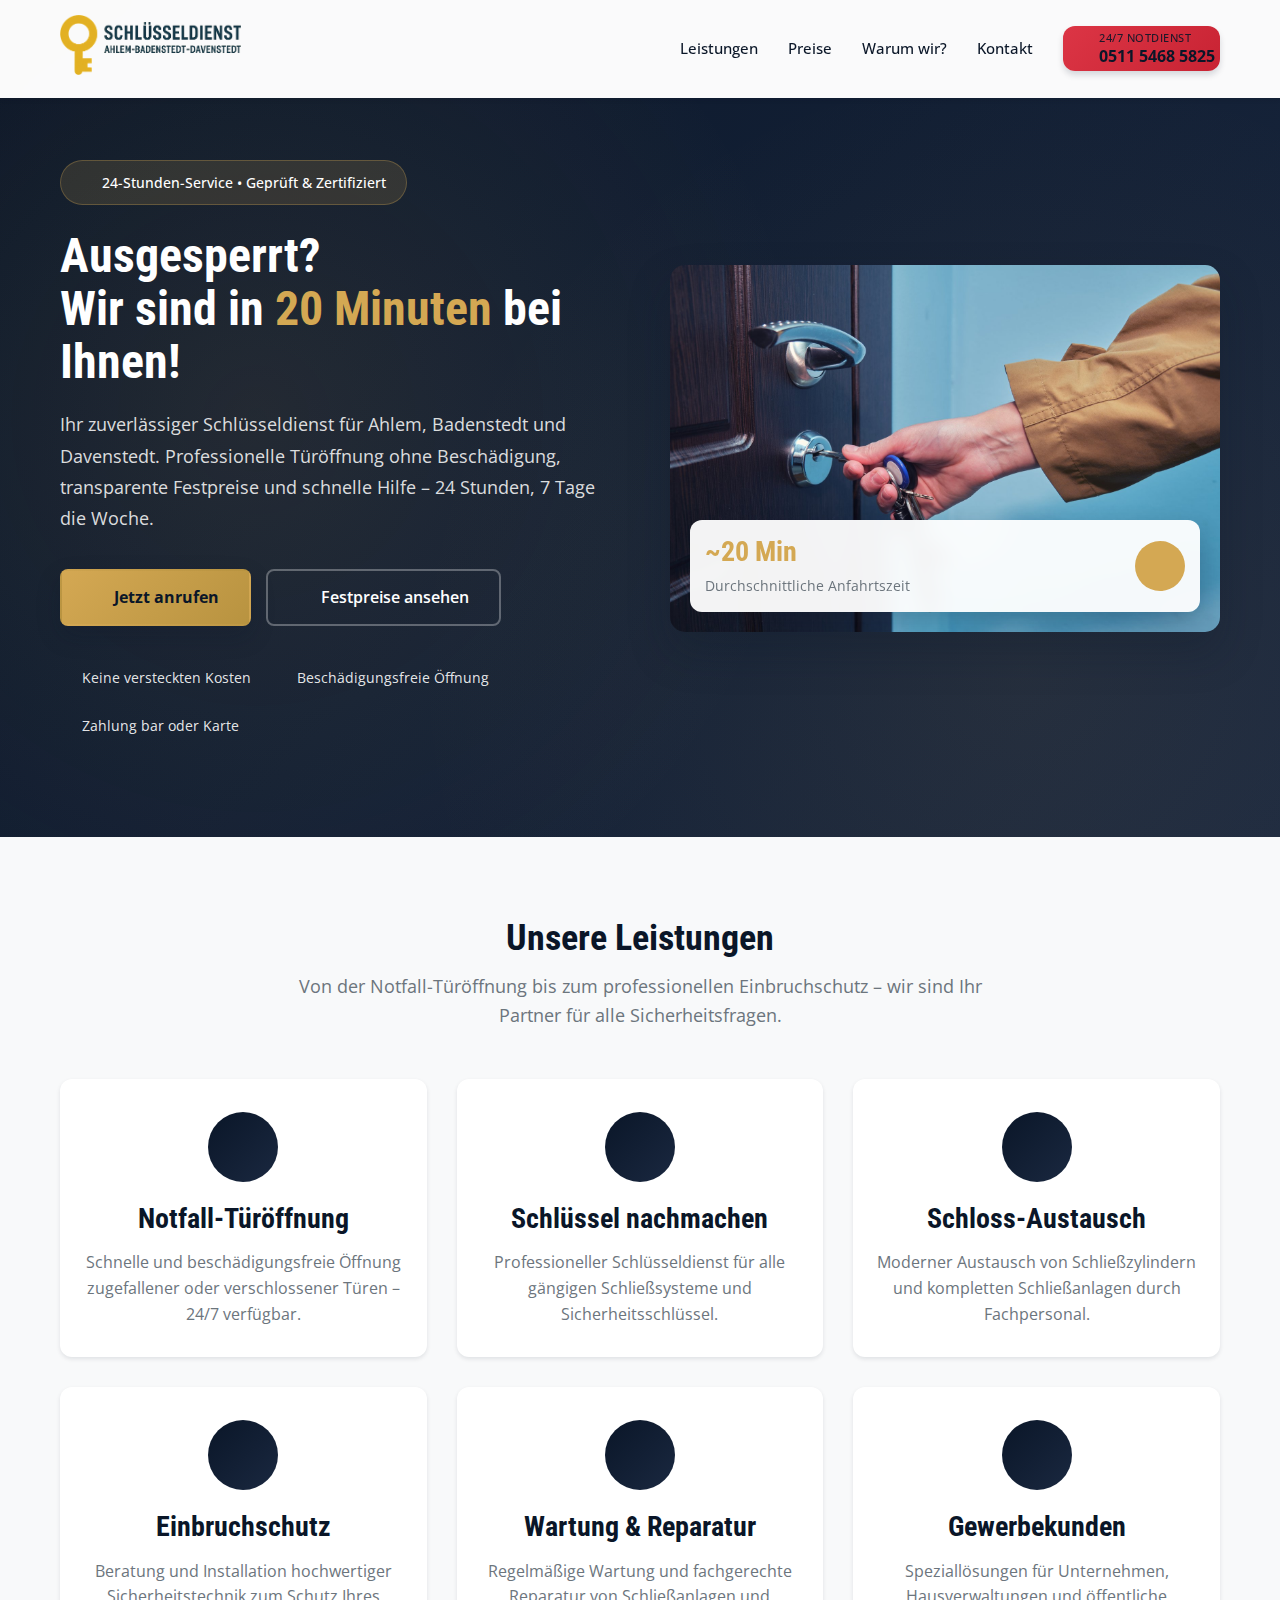
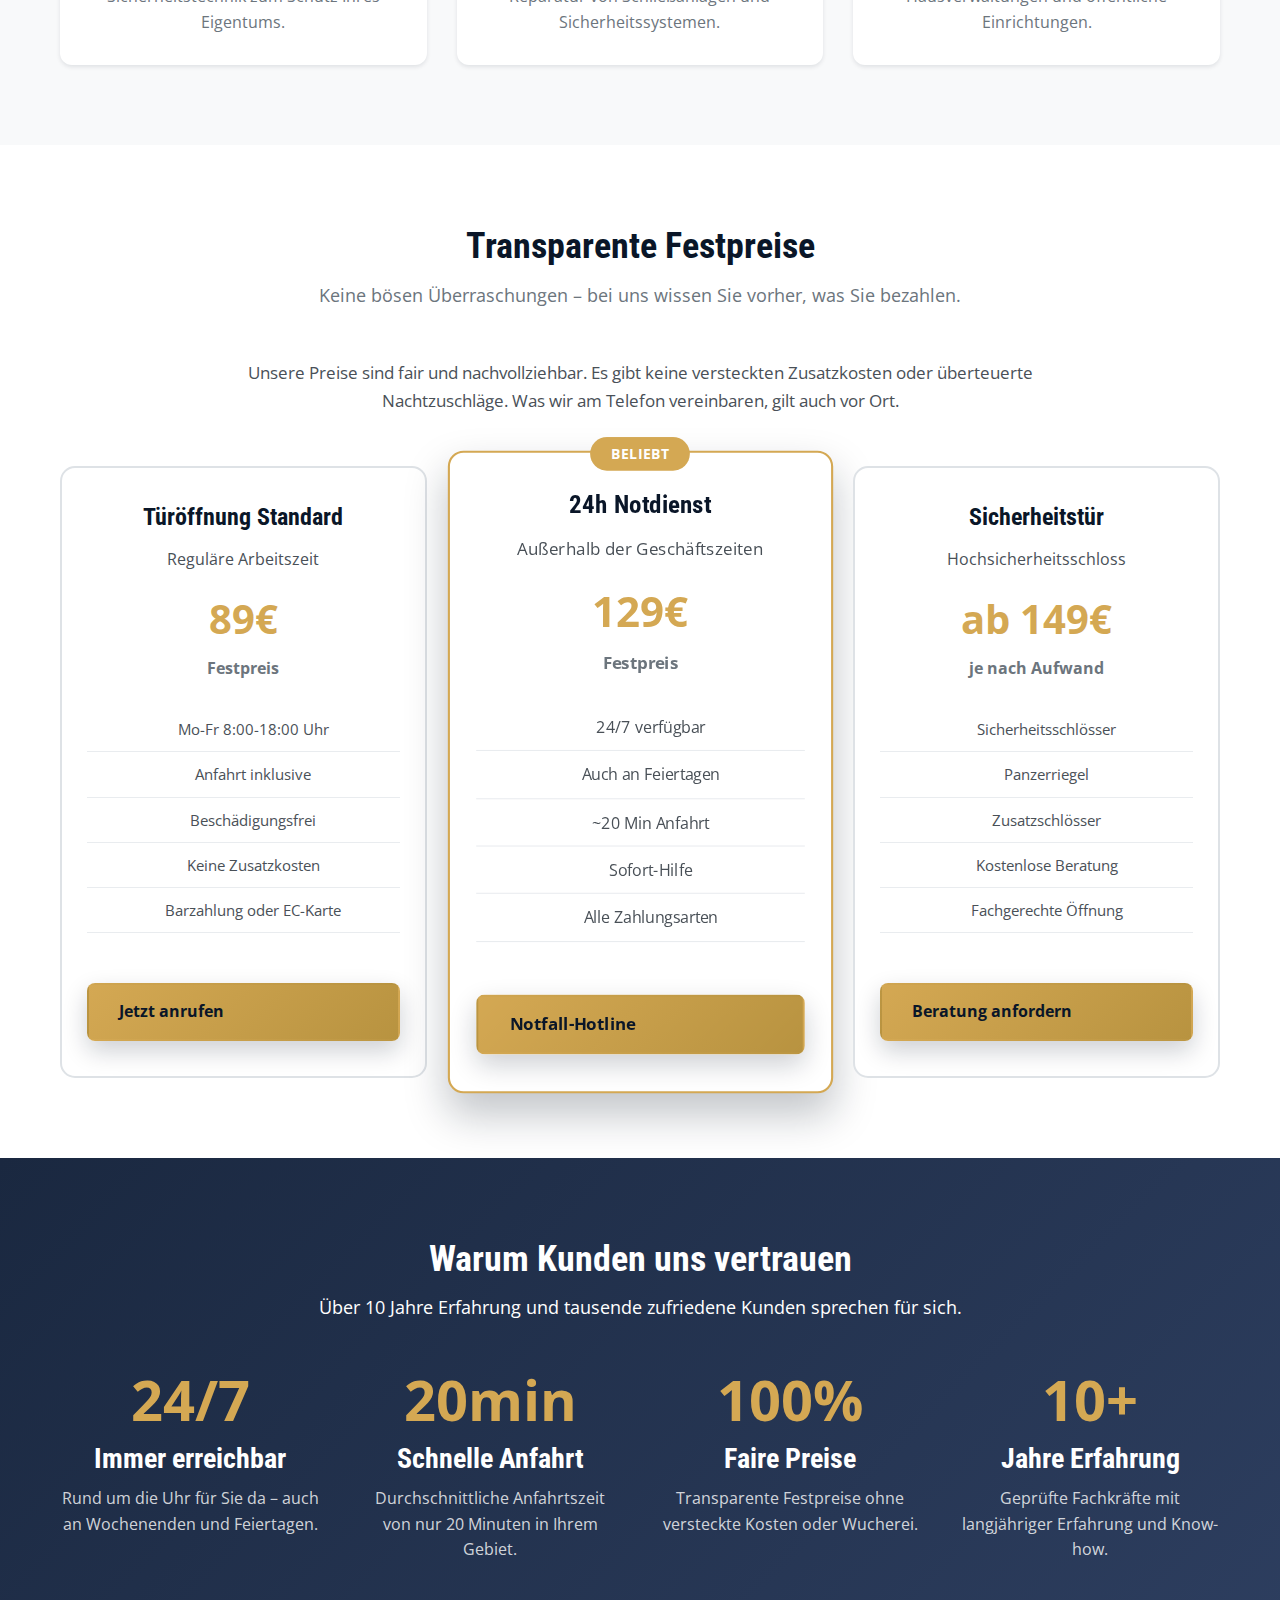
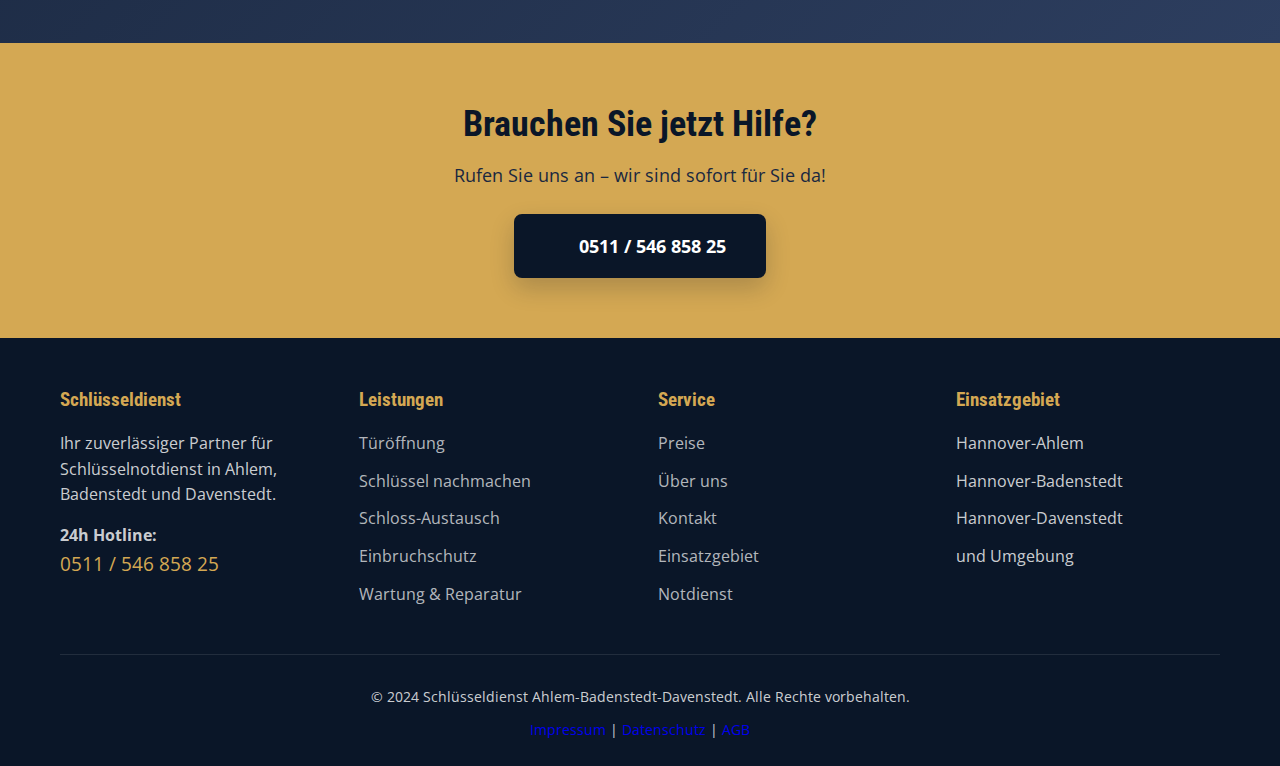
<file: index.html>
<!DOCTYPE html>
<html lang="de">
<head>
    <meta charset="UTF-8">
    <meta name="viewport" content="width=device-width, initial-scale=1.0">
    <meta name="description" content="Professioneller Schlüsseldienst in Ahlem, Badenstedt & Davenstedt. 24h Notdienst, faire Preise, schnelle Anfahrt. Jetzt anrufen!">
    <title>Schlüsseldienst Ahlem-Badenstedt-Davenstedt | 24h Notdienst & Faire Preise</title>
    <link rel="icon" type="image/png" href="./assets/images/logo_only.png">
    <link rel="shortcut icon" type="image/png" href="./assets/images/logo_only.png">
    <link rel="apple-touch-icon" href="./assets/images/logo_only.png">
    <meta property="og:image" content="https://dreaverr-digital-solutions.github.io/Schluesseldienst_Ahlem-Badenstedt-Davenstedt/assets/images/logo_only.png">
    <!-- Fonts -->
    <link href="./assets/css/fonts.css" rel="stylesheet">
    <link href="./assets/css/fontawesome.css" rel="stylesheet">

    <!-- Custom Styles -->
    <link href="./assets/css/custom_new.css" rel="stylesheet">
</head>
<body>

    <!-- Header -->
    <header class="main-header">
        <div class="container">
            <div class="header-container">
                <div class="logo">
                    <a href="/">
                        <img src="./assets/images/logo.png" alt="Schlüsseldienst Ahlem-Badenstedt-Davenstedt Logo">
                    </a>
                </div>

                <nav class="main-nav">
                    <ul>
                        <li><a href="#leistungen">Leistungen</a></li>
                        <li><a href="#preise">Preise</a></li>
                        <li><a href="#warum-wir">Warum wir?</a></li>
                        <li><a href="#kontakt">Kontakt</a></li>
                        <li><a href="tel:+4951154685825" class="btn-emergency" style="min-width: 135px; padding: 5px;">
                            <i class="fas fa-phone-volume"></i>
                            <span class="emergency-text">
                                <span class="emergency-label">24/7 Notdienst</span>
                                <span class="emergency-number">0511 5468 5825</span>
                            </span>
                        </a></li>
                    </ul>
                </nav>

                <button class="mobile-toggle" aria-label="Menü öffnen">
                    <i class="fas fa-bars"></i>
                </button>
            </div>
        </div>
    </header>

    <!-- Hero Section -->
    <section class="hero-section">
        <div class="hero-pattern"></div>
        <div class="container">
            <div class="hero-grid">
                <div class="hero-content">
                    <div class="hero-badge">
                        <i class="fas fa-shield-check"></i>
                        <span>24-Stunden-Service • Geprüft & Zertifiziert</span>
                    </div>

                    <h1 class="hero-title">
                        Ausgesperrt?<br>
                        Wir sind in <span class="highlight">20 Minuten</span> bei Ihnen!
                    </h1>

                    <p class="hero-description">
                        Ihr zuverlässiger Schlüsseldienst für Ahlem, Badenstedt und Davenstedt.
                        Professionelle Türöffnung ohne Beschädigung, transparente Festpreise
                        und schnelle Hilfe – 24 Stunden, 7 Tage die Woche.
                    </p>

                    <div class="hero-buttons">
                        <a href="tel:+4951154685825" class="btn-primary">
                            <i class="fas fa-phone-volume"></i>
                            Jetzt anrufen
                        </a>
                        <a href="#preise" class="btn-secondary">
                            <i class="fas fa-euro-sign"></i>
                            Festpreise ansehen
                        </a>
                    </div>

                    <div class="hero-features">
                        <div class="hero-feature">
                            <i class="fas fa-check-circle"></i>
                            <span>Keine versteckten Kosten</span>
                        </div>
                        <div class="hero-feature">
                            <i class="fas fa-check-circle"></i>
                            <span>Beschädigungsfreie Öffnung</span>
                        </div>
                        <div class="hero-feature">
                            <i class="fas fa-check-circle"></i>
                            <span>Zahlung bar oder Karte</span>
                        </div>
                    </div>
                </div>

                <div class="hero-image-wrapper">
                    <div class="hero-image">
                        <img src="./assets/images/hero-lock.jpg" alt="Professioneller Schlüsseldienst - Türöffnung">

                        <div class="hero-overlay-card">
                            <div class="overlay-text">
                                <h3>~20 Min</h3>
                                <p>Durchschnittliche Anfahrtszeit</p>
                            </div>
                            <div class="overlay-icon">
                                <i class="fas fa-bolt"></i>
                            </div>
                        </div>
                    </div>
                </div>
            </div>
        </div>
    </section>

    <!-- Services Section -->
    <section class="services-section" id="leistungen">
        <div class="container">
            <div class="section-header">
                <h2>Unsere Leistungen</h2>
                <p>Von der Notfall-Türöffnung bis zum professionellen Einbruchschutz –
                   wir sind Ihr Partner für alle Sicherheitsfragen.</p>
            </div>

            <div class="services-grid">
                <div class="service-card">
                    <div class="service-icon">
                        <i class="fas fa-door-open"></i>
                    </div>
                    <h3>Notfall-Türöffnung</h3>
                    <p>Schnelle und beschädigungsfreie Öffnung zugefallener oder verschlossener Türen – 24/7 verfügbar.</p>
                </div>

                <div class="service-card">
                    <div class="service-icon">
                        <i class="fas fa-key"></i>
                    </div>
                    <h3>Schlüssel nachmachen</h3>
                    <p>Professioneller Schlüsseldienst für alle gängigen Schließsysteme und Sicherheitsschlüssel.</p>
                </div>

                <div class="service-card">
                    <div class="service-icon">
                        <i class="fas fa-lock"></i>
                    </div>
                    <h3>Schloss-Austausch</h3>
                    <p>Moderner Austausch von Schließzylindern und kompletten Schließanlagen durch Fachpersonal.</p>
                </div>

                <div class="service-card">
                    <div class="service-icon">
                        <i class="fas fa-shield-alt"></i>
                    </div>
                    <h3>Einbruchschutz</h3>
                    <p>Beratung und Installation hochwertiger Sicherheitstechnik zum Schutz Ihres Eigentums.</p>
                </div>

                <div class="service-card">
                    <div class="service-icon">
                        <i class="fas fa-tools"></i>
                    </div>
                    <h3>Wartung & Reparatur</h3>
                    <p>Regelmäßige Wartung und fachgerechte Reparatur von Schließanlagen und Sicherheitssystemen.</p>
                </div>

                <div class="service-card">
                    <div class="service-icon">
                        <i class="fas fa-building"></i>
                    </div>
                    <h3>Gewerbekunden</h3>
                    <p>Speziallösungen für Unternehmen, Hausverwaltungen und öffentliche Einrichtungen.</p>
                </div>
            </div>
        </div>
    </section>

    <!-- Pricing Section -->
    <section class="pricing-section" id="preise">
        <div class="container">
            <div class="section-header">
                <h2>Transparente Festpreise</h2>
                <p>Keine bösen Überraschungen – bei uns wissen Sie vorher, was Sie bezahlen.</p>
            </div>

            <div class="pricing-intro">
                <p style="color: var(--gray-700); font-size: 1.05rem; line-height: 1.7;">
                    Unsere Preise sind fair und nachvollziehbar. Es gibt keine versteckten Zusatzkosten
                    oder überteuerte Nachtzuschläge. Was wir am Telefon vereinbaren, gilt auch vor Ort.
                </p>
            </div>

            <div class="pricing-grid">
                <!-- Standard Türöffnung -->
                <div class="pricing-card">
                    <div class="pricing-header">
                        <h3>Türöffnung Standard</h3>
                        <p>Reguläre Arbeitszeit</p>
                    </div>
                    <div class="pricing-price">
                        89€ <span>Festpreis</span>
                    </div>
                    <ul class="pricing-features">
                        <li><i class="fas fa-check"></i> Mo-Fr 8:00-18:00 Uhr</li>
                        <li><i class="fas fa-check"></i> Anfahrt inklusive</li>
                        <li><i class="fas fa-check"></i> Beschädigungsfrei</li>
                        <li><i class="fas fa-check"></i> Keine Zusatzkosten</li>
                        <li><i class="fas fa-check"></i> Barzahlung oder EC-Karte</li>
                    </ul>
                    <a href="tel:+4951154685825" class="btn-primary pricing-btn">Jetzt anrufen</a>
                </div>

                <!-- Notdienst -->
                <div class="pricing-card featured">
                    <div class="pricing-header">
                        <h3>24h Notdienst</h3>
                        <p>Außerhalb der Geschäftszeiten</p>
                    </div>
                    <div class="pricing-price">
                        129€ <span>Festpreis</span>
                    </div>
                    <ul class="pricing-features">
                        <li><i class="fas fa-check"></i> 24/7 verfügbar</li>
                        <li><i class="fas fa-check"></i> Auch an Feiertagen</li>
                        <li><i class="fas fa-check"></i> ~20 Min Anfahrt</li>
                        <li><i class="fas fa-check"></i> Sofort-Hilfe</li>
                        <li><i class="fas fa-check"></i> Alle Zahlungsarten</li>
                    </ul>
                    <a href="tel:+4951154685825" class="btn-primary pricing-btn">Notfall-Hotline</a>
                </div>

                <!-- Sicherheitstür -->
                <div class="pricing-card">
                    <div class="pricing-header">
                        <h3>Sicherheitstür</h3>
                        <p>Hochsicherheitsschloss</p>
                    </div>
                    <div class="pricing-price">
                        ab 149€ <span>je nach Aufwand</span>
                    </div>
                    <ul class="pricing-features">
                        <li><i class="fas fa-check"></i> Sicherheitsschlösser</li>
                        <li><i class="fas fa-check"></i> Panzerriegel</li>
                        <li><i class="fas fa-check"></i> Zusatzschlösser</li>
                        <li><i class="fas fa-check"></i> Kostenlose Beratung</li>
                        <li><i class="fas fa-check"></i> Fachgerechte Öffnung</li>
                    </ul>
                    <a href="tel:+4951154685825" class="btn-primary pricing-btn">Beratung anfordern</a>
                </div>
            </div>
        </div>
    </section>

    <!-- Why Choose Us Section -->
    <section class="why-section" id="warum-wir">
        <div class="container">
            <div class="section-header">
                <h2>Warum Kunden uns vertrauen</h2>
                <p>Über 10 Jahre Erfahrung und tausende zufriedene Kunden sprechen für sich.</p>
            </div>

            <div class="why-grid">
                <div class="why-item">
                    <div class="why-number">24/7</div>
                    <h3>Immer erreichbar</h3>
                    <p>Rund um die Uhr für Sie da – auch an Wochenenden und Feiertagen.</p>
                </div>

                <div class="why-item">
                    <div class="why-number">20min</div>
                    <h3>Schnelle Anfahrt</h3>
                    <p>Durchschnittliche Anfahrtszeit von nur 20 Minuten in Ihrem Gebiet.</p>
                </div>

                <div class="why-item">
                    <div class="why-number">100%</div>
                    <h3>Faire Preise</h3>
                    <p>Transparente Festpreise ohne versteckte Kosten oder Wucherei.</p>
                </div>

                <div class="why-item">
                    <div class="why-number">10+</div>
                    <h3>Jahre Erfahrung</h3>
                    <p>Geprüfte Fachkräfte mit langjähriger Erfahrung und Know-how.</p>
                </div>
            </div>
        </div>
    </section>

    <!-- CTA Section -->
    <section class="cta-section" id="kontakt">
        <div class="container">
            <h2>Brauchen Sie jetzt Hilfe?</h2>
            <p>Rufen Sie uns an – wir sind sofort für Sie da!</p>
            <a href="tel:+4951154685825" class="cta-button">
                <i class="fas fa-phone-volume"></i>
                0511 / 546 858 25
            </a>
        </div>
    </section>

    <!-- Footer -->
    <footer class="main-footer">
        <div class="container">
            <div class="footer-grid">
                <div class="footer-section">
                    <h4>Schlüsseldienst</h4>
                    <p>Ihr zuverlässiger Partner für Schlüsselnotdienst in Ahlem, Badenstedt und Davenstedt.</p>
                    <p style="margin-top: 15px;">
                        <strong>24h Hotline:</strong><br>
                        <a href="tel:+4951154685825" style="color: var(--gold-primary); font-size: 1.2rem;">
                            0511 / 546 858 25
                        </a>
                    </p>
                </div>

                <div class="footer-section">
                    <h4>Leistungen</h4>
                    <ul>
                        <li><a href="#leistungen">Türöffnung</a></li>
                        <li><a href="#leistungen">Schlüssel nachmachen</a></li>
                        <li><a href="#leistungen">Schloss-Austausch</a></li>
                        <li><a href="#leistungen">Einbruchschutz</a></li>
                        <li><a href="#leistungen">Wartung & Reparatur</a></li>
                    </ul>
                </div>

                <div class="footer-section">
                    <h4>Service</h4>
                    <ul>
                        <li><a href="#preise">Preise</a></li>
                        <li><a href="#warum-wir">Über uns</a></li>
                        <li><a href="#kontakt">Kontakt</a></li>
                        <li><a href="#">Einsatzgebiet</a></li>
                        <li><a href="#">Notdienst</a></li>
                    </ul>
                </div>

                <div class="footer-section">
                    <h4>Einsatzgebiet</h4>
                    <ul>
                        <li>Hannover-Ahlem</li>
                        <li>Hannover-Badenstedt</li>
                        <li>Hannover-Davenstedt</li>
                        <li>und Umgebung</li>
                    </ul>
                </div>
            </div>

            <div class="footer-bottom">
                <p>&copy; 2024 Schlüsseldienst Ahlem-Badenstedt-Davenstedt. Alle Rechte vorbehalten.</p>
                <p style="margin-top: 10px;">
                    <a href="#">Impressum</a> |
                    <a href="#">Datenschutz</a> |
                    <a href="#">AGB</a>
                </p>
            </div>
        </div>
    </footer>

    <!-- Custom JavaScript -->
    <script src="./assets/js/custom.js"></script>

</body>
</html>
</file>
<file: assets/css/fonts.css>
/* Google Fonts - Roboto Condensed and Open Sans */
@import url('https://fonts.googleapis.com/css2?family=Roboto+Condensed:wght@300;400;500;600;700&family=Open+Sans:wght@300;400;500;600;700&display=swap');
</file>
<file: assets/css/custom_new.css>
/* Custom Redesign - Schlüsseldienst Ahlem-Badenstedt-Davenstedt */
/* Professional Dark Navy & Gold Theme */

:root {
    /* New Color Palette */
    --navy-dark: #0a1628;
    --navy-medium: #1a2840;
    --navy-light: #2d3e5f;
    --gold-primary: #d4a853;
    --gold-light: #e5c478;
    --gold-dark: #b89340;
    --white: #ffffff;
    --gray-100: #f8f9fa;
    --gray-200: #e9ecef;
    --gray-300: #dee2e6;
    --gray-400: #ced4da;
    --gray-600: #6c757d;
    --gray-700: #495057;
    --gray-800: #343a40;
    --red-accent: #dc3545;
    --green-accent: #28a745;

    /* Typography */
    --font-heading: 'Roboto Condensed', sans-serif;
    --font-body: 'Open Sans', sans-serif;

    /* Spacing */
    --section-padding: 80px;
    --container-max: 1200px;

    /* Shadows */
    --shadow-sm: 0 2px 4px rgba(10, 22, 40, 0.1);
    --shadow-md: 0 4px 6px rgba(10, 22, 40, 0.15);
    --shadow-lg: 0 10px 25px rgba(10, 22, 40, 0.2);
    --shadow-xl: 0 20px 40px rgba(10, 22, 40, 0.25);
}

/* Reset and Base Styles */
* {
    margin: 0;
    padding: 0;
    box-sizing: border-box;
}

body {
    font-family: var(--font-body);
    font-size: 16px;
    line-height: 1.6;
    color: var(--gray-700);
    background-color: var(--white);
    overflow-x: hidden;
}

h1, h2, h3, h4, h5, h6 {
    font-family: var(--font-heading);
    font-weight: 700;
    line-height: 1.2;
    color: var(--navy-dark);
}

h1 { font-size: 3.5rem; }
h2 { font-size: 2.5rem; }
h3 { font-size: 1.75rem; }

a {
    text-decoration: none;
    transition: all 0.3s ease;
}

img {
    max-width: 100%;
    height: auto;
}

.container {
    max-width: var(--container-max);
    margin: 0 auto;
    padding: 0 20px;
}

/* Header Styles */
.main-header {
    background: rgba(255, 255, 255, 0.98);
    backdrop-filter: blur(10px);
    position: fixed;
    top: 0;
    left: 0;
    right: 0;
    z-index: 1000;
    box-shadow: var(--shadow-sm);
    transition: all 0.3s ease;
}

.header-container {
    display: flex;
    justify-content: space-between;
    align-items: center;
    padding: 15px 0;
}

.logo img {
    height: 60px;
    width: auto;
}

.main-nav ul {
    display: flex;
    list-style: none;
    gap: 30px;
    align-items: center;
}

.main-nav a {
    color: var(--navy-dark);
    font-weight: 500;
    font-size: 0.95rem;
    padding: 8px 0;
    position: relative;
}

.main-nav a:not(.btn-emergency)::after {
    content: '';
    position: absolute;
    bottom: 0;
    left: 0;
    width: 0;
    height: 2px;
    background: var(--gold-primary);
    transition: width 0.3s ease;
}

.main-nav a:not(.btn-emergency):hover::after {
    width: 100%;
}

.btn-emergency {
    background: linear-gradient(135deg, var(--red-accent) 0%, #c82333 100%);
    color: var(--white);
    padding: 10px 20px;
    border-radius: 12px;
    font-weight: 600;
    box-shadow: var(--shadow-md);
    display: inline-flex;
    align-items: center;
    gap: 12px;
    white-space: nowrap;
}

.btn-emergency i {
    font-size: 1.5rem;
}

.emergency-text {
    display: flex;
    flex-direction: column;
    align-items: flex-start;
    line-height: 1.2;
}

.emergency-label {
    font-size: 0.7rem;
    font-weight: 500;
    opacity: 0.9;
    text-transform: uppercase;
    letter-spacing: 0.5px;
}

.emergency-number {
    font-size: 1rem;
    font-weight: 700;
    margin-top: 2px;
}

.btn-emergency:hover {
    transform: translateY(-2px);
    box-shadow: var(--shadow-lg);
}

.mobile-toggle {
    display: none;
    background: none;
    border: none;
    font-size: 1.5rem;
    color: var(--navy-dark);
    cursor: pointer;
}

/* Hero Section */
.hero-section {
    background: linear-gradient(135deg, var(--navy-dark) 0%, var(--navy-medium) 100%);
    padding: 160px 0 100px;
    position: relative;
    overflow: hidden;
}

.hero-pattern {
    position: absolute;
    top: 0;
    left: 0;
    right: 0;
    bottom: 0;
    background-image:
        radial-gradient(circle at 20% 50%, rgba(212, 168, 83, 0.1) 0%, transparent 50%),
        radial-gradient(circle at 80% 80%, rgba(212, 168, 83, 0.08) 0%, transparent 50%);
    pointer-events: none;
}

.hero-grid {
    display: grid;
    grid-template-columns: 1fr 1fr;
    gap: 60px;
    align-items: center;
    position: relative;
    z-index: 1;
}

.hero-content {
    color: var(--white);
}

.hero-badge {
    display: inline-flex;
    align-items: center;
    gap: 10px;
    background: rgba(212, 168, 83, 0.15);
    border: 1px solid rgba(212, 168, 83, 0.3);
    padding: 10px 20px;
    border-radius: 50px;
    font-size: 0.9rem;
    margin-bottom: 25px;
    font-weight: 500;
}

.hero-badge i {
    color: var(--gold-primary);
}

.hero-title {
    color: var(--white);
    font-size: 3rem;
    margin-bottom: 20px;
    line-height: 1.1;
}

.hero-title .highlight {
    color: var(--gold-primary);
    position: relative;
    display: inline-block;
}

.hero-description {
    font-size: 1.15rem;
    line-height: 1.7;
    color: rgba(255, 255, 255, 0.85);
    margin-bottom: 35px;
}

.hero-buttons {
    display: flex;
    gap: 15px;
    margin-bottom: 40px;
}

.btn-primary {
    background: linear-gradient(135deg, var(--gold-primary) 0%, var(--gold-dark) 100%);
    color: var(--navy-dark);
    padding: 14px 30px;
    border-radius: 8px;
    font-weight: 700;
    font-size: 1rem;
    box-shadow: var(--shadow-lg);
    display: inline-flex;
    align-items: center;
    gap: 10px;
    border: 2px solid transparent;
}

.btn-primary:hover {
    transform: translateY(-3px);
    box-shadow: var(--shadow-xl);
}

.btn-secondary {
    background: transparent;
    color: var(--white);
    padding: 14px 30px;
    border-radius: 8px;
    font-weight: 600;
    font-size: 1rem;
    border: 2px solid rgba(255, 255, 255, 0.3);
    display: inline-flex;
    align-items: center;
    gap: 10px;
}

.btn-secondary:hover {
    background: rgba(255, 255, 255, 0.1);
    border-color: var(--gold-primary);
}

.hero-features {
    display: flex;
    gap: 25px;
    flex-wrap: wrap;
}

.hero-feature {
    display: flex;
    align-items: center;
    gap: 8px;
    color: rgba(255, 255, 255, 0.9);
    font-size: 0.9rem;
}

.hero-feature i {
    color: var(--green-accent);
    font-size: 1.1rem;
}

.hero-image-wrapper {
    position: relative;
}

.hero-image {
    border-radius: 15px;
    overflow: hidden;
    box-shadow: var(--shadow-xl);
    position: relative;
}

.hero-image img {
    width: 100%;
    display: block;
}

.hero-overlay-card {
    position: absolute;
    bottom: 20px;
    left: 20px;
    right: 20px;
    background: rgba(255, 255, 255, 0.95);
    backdrop-filter: blur(10px);
    padding: 15px;
    border-radius: 12px;
    box-shadow: var(--shadow-lg);
    display: flex;
    justify-content: space-between;
    align-items: center;
}

.overlay-text h3 {
    color: var(--gold-primary);
    font-size: 1.75rem;
    margin-bottom: 5px;
}

.overlay-text p {
    color: var(--gray-600);
    font-size: 0.9rem;
}

.overlay-icon {
    width: 50px;
    height: 50px;
    background: var(--gold-primary);
    border-radius: 50%;
    display: flex;
    align-items: center;
    justify-content: center;
    color: var(--white);
    font-size: 1.25rem;
}

/* Services Section */
.services-section {
    padding: var(--section-padding) 0;
    background: var(--gray-100);
}

.section-header {
    text-align: center;
    max-width: 700px;
    margin: 0 auto 50px;
}

.section-header h2 {
    margin-bottom: 12px;
    font-size: 2.25rem;
}

.section-header p {
    font-size: 1.1rem;
    color: var(--gray-600);
}

.services-grid {
    display: grid;
    grid-template-columns: repeat(auto-fit, minmax(280px, 1fr));
    gap: 30px;
}

.service-card {
    background: var(--white);
    padding: 30px 20px;
    border-radius: 12px;
    box-shadow: var(--shadow-sm);
    transition: all 0.3s ease;
    text-align: center;
    border-top: 3px solid transparent;
}

.service-card:hover {
    transform: translateY(-8px);
    box-shadow: var(--shadow-lg);
    border-top-color: var(--gold-primary);
}

.service-icon {
    width: 70px;
    height: 70px;
    margin: 0 auto 20px;
    background: linear-gradient(135deg, var(--navy-dark) 0%, var(--navy-medium) 100%);
    border-radius: 50%;
    display: flex;
    align-items: center;
    justify-content: center;
    color: var(--gold-primary);
    font-size: 1.75rem;
}

.service-card h3 {
    margin-bottom: 15px;
    color: var(--navy-dark);
}

.service-card p {
    color: var(--gray-600);
    line-height: 1.6;
}

/* Pricing Section */
.pricing-section {
    padding: var(--section-padding) 0;
    background: var(--white);
}

.pricing-intro {
    max-width: 800px;
    margin: 0 auto 50px;
    text-align: center;
}

.pricing-grid {
    display: grid;
    grid-template-columns: repeat(auto-fit, minmax(300px, 1fr));
    gap: 30px;
    margin-top: 40px;
}

.pricing-card {
    background: var(--white);
    border: 2px solid var(--gray-300);
    border-radius: 15px;
    padding: 35px 25px;
    text-align: center;
    transition: all 0.3s ease;
    position: relative;
}

.pricing-card.featured {
    border-color: var(--gold-primary);
    transform: scale(1.05);
    box-shadow: var(--shadow-xl);
}

.pricing-card.featured::before {
    content: 'BELIEBT';
    position: absolute;
    top: -15px;
    left: 50%;
    transform: translateX(-50%);
    background: var(--gold-primary);
    color: var(--white);
    padding: 5px 20px;
    border-radius: 20px;
    font-size: 0.85rem;
    font-weight: 700;
}

.pricing-card:hover:not(.featured) {
    border-color: var(--gold-primary);
    box-shadow: var(--shadow-md);
}

.pricing-header h3 {
    font-size: 1.5rem;
    margin-bottom: 15px;
}

.pricing-price {
    font-size: 2.5rem;
    color: var(--gold-primary);
    font-weight: 700;
    margin: 15px 0;
}

.pricing-price span {
    font-size: 1rem;
    color: var(--gray-600);
    display: block;
    margin-top: 5px;
}

.pricing-features {
    list-style: none;
    margin: 25px 0;
    padding: 0;
}

.pricing-features li {
    padding: 10px 0;
    border-bottom: 1px solid var(--gray-200);
    display: flex;
    align-items: center;
    justify-content: center;
    gap: 8px;
    font-size: 0.95rem;
}

.pricing-features i {
    color: var(--green-accent);
}

.pricing-btn {
    width: 100%;
    margin-top: 25px;
}

/* Why Choose Us Section */
.why-section {
    padding: var(--section-padding) 0;
    background: linear-gradient(135deg, var(--navy-medium) 0%, var(--navy-light) 100%);
    color: var(--white);
}

.why-section .section-header h2,
.why-section .section-header p {
    color: var(--white);
}

.why-grid {
    display: grid;
    grid-template-columns: repeat(auto-fit, minmax(250px, 1fr));
    gap: 40px;
    margin-top: 50px;
}

.why-item {
    text-align: center;
}

.why-number {
    font-size: 3.5rem;
    font-weight: 700;
    color: var(--gold-primary);
    line-height: 1;
    margin-bottom: 15px;
}

.why-item h3 {
    color: var(--white);
    margin-bottom: 10px;
}

.why-item p {
    color: rgba(255, 255, 255, 0.8);
}

/* CTA Section */
.cta-section {
    padding: 60px 0;
    background: var(--gold-primary);
    text-align: center;
}

.cta-section h2 {
    color: var(--navy-dark);
    margin-bottom: 15px;
    font-size: 2.25rem;
}

.cta-section p {
    font-size: 1.1rem;
    color: var(--navy-medium);
    margin-bottom: 25px;
}

.cta-button {
    background: var(--navy-dark);
    color: var(--white);
    padding: 18px 40px;
    border-radius: 8px;
    font-weight: 700;
    font-size: 1.1rem;
    display: inline-flex;
    align-items: center;
    gap: 12px;
    box-shadow: var(--shadow-lg);
}

.cta-button:hover {
    background: var(--navy-medium);
    transform: translateY(-3px);
}

/* Footer */
.main-footer {
    background: var(--navy-dark);
    color: rgba(255, 255, 255, 0.8);
    padding: 50px 0 25px;
}

.footer-grid {
    display: grid;
    grid-template-columns: repeat(auto-fit, minmax(250px, 1fr));
    gap: 35px;
    margin-bottom: 35px;
}

.footer-section h4 {
    color: var(--gold-primary);
    margin-bottom: 20px;
    font-size: 1.2rem;
}

.footer-section ul {
    list-style: none;
}

.footer-section ul li {
    margin-bottom: 12px;
}

.footer-section a {
    color: rgba(255, 255, 255, 0.7);
    transition: color 0.3s ease;
}

.footer-section a:hover {
    color: var(--gold-primary);
}

.footer-bottom {
    border-top: 1px solid rgba(255, 255, 255, 0.1);
    padding-top: 30px;
    text-align: center;
    font-size: 0.9rem;
}

/* Animations */
@keyframes fadeInUp {
    from {
        opacity: 0;
        transform: translateY(30px);
    }
    to {
        opacity: 1;
        transform: translateY(0);
    }
}

.animate-fade-in {
    animation: fadeInUp 0.6s ease-out;
}

/* Responsive Design */
@media (max-width: 1200px) {
    .main-nav ul {
        gap: 22px;
    }

    .btn-emergency {
        padding: 10px 18px;
        gap: 10px;
    }

    .btn-emergency i {
        font-size: 1.3rem;
    }

    .emergency-label {
        font-size: 0.65rem;
    }

    .emergency-number {
        font-size: 0.9rem;
    }
}

@media (max-width: 992px) {
    .main-nav ul {
        gap: 18px;
    }

    .btn-emergency {
        padding: 8px 14px;
        gap: 8px;
    }

    .btn-emergency i {
        font-size: 1.2rem;
    }

    .emergency-label {
        font-size: 0.6rem;
    }

    .emergency-number {
        font-size: 0.85rem;
    }

    .logo img {
        height: 55px;
    }
}

@media (max-width: 768px) {
    :root {
        --section-padding: 50px;
    }

    h1 { font-size: 2.5rem; }
    h2 { font-size: 2rem; }

    .main-nav {
        display: none;
    }

    .mobile-toggle {
        display: block;
    }

    .hero-grid {
        grid-template-columns: 1fr;
        gap: 40px;
    }

    .hero-section {
        padding: 120px 0 60px;
    }

    .hero-title {
        font-size: 2.25rem;
    }

    .hero-buttons {
        flex-direction: column;
    }

    .pricing-card.featured {
        transform: scale(1);
    }

    .pricing-price {
        font-size: 2rem;
    }

    .why-number {
        font-size: 2.75rem;
    }

    .logo img {
        height: 50px;
    }
}

@media (max-width: 480px) {
    h1 { font-size: 2rem; }

    .hero-title {
        font-size: 1.875rem;
    }

    .overlay-text h3 {
        font-size: 1.5rem;
    }

    .overlay-icon {
        width: 40px;
        height: 40px;
        font-size: 1rem;
    }

    .btn-primary,
    .btn-secondary {
        padding: 12px 20px;
        font-size: 0.9rem;
    }
}

/* Mobile Navigation Styles */
@media (max-width: 768px) {
    .main-nav {
        position: fixed;
        top: 70px;
        left: 0;
        right: 0;
        background: var(--white);
        box-shadow: var(--shadow-lg);
        padding: 20px;
        transform: translateX(-100%);
        transition: transform 0.3s ease;
        z-index: 999;
    }

    .main-nav.active {
        display: block;
        transform: translateX(0);
    }

    .main-nav ul {
        flex-direction: column;
        gap: 0;
    }

    .main-nav ul li {
        border-bottom: 1px solid var(--gray-200);
        width: 100%;
    }

    .main-nav a {
        display: block;
        padding: 15px 10px;
        width: 100%;
    }

    .btn-emergency {
        margin-top: 10px;
        justify-content: center;
        border-bottom: none;
    }
}

/* Responsive emergency button adjustments */
@media (min-width: 1400px) {
    .btn-emergency {
        padding: 12px 22px;
        gap: 14px;
    }

    .emergency-label {
        font-size: 0.75rem;
    }

    .emergency-number {
        font-size: 1.05rem;
    }
}

/* Ensure nav items can grow to fit content */
.main-nav ul li {
    flex-shrink: 0;
    min-width: auto;
}

/* Emergency button should not shrink */
.btn-emergency {
    flex-shrink: 0;
    min-width: fit-content;
}
</file>
